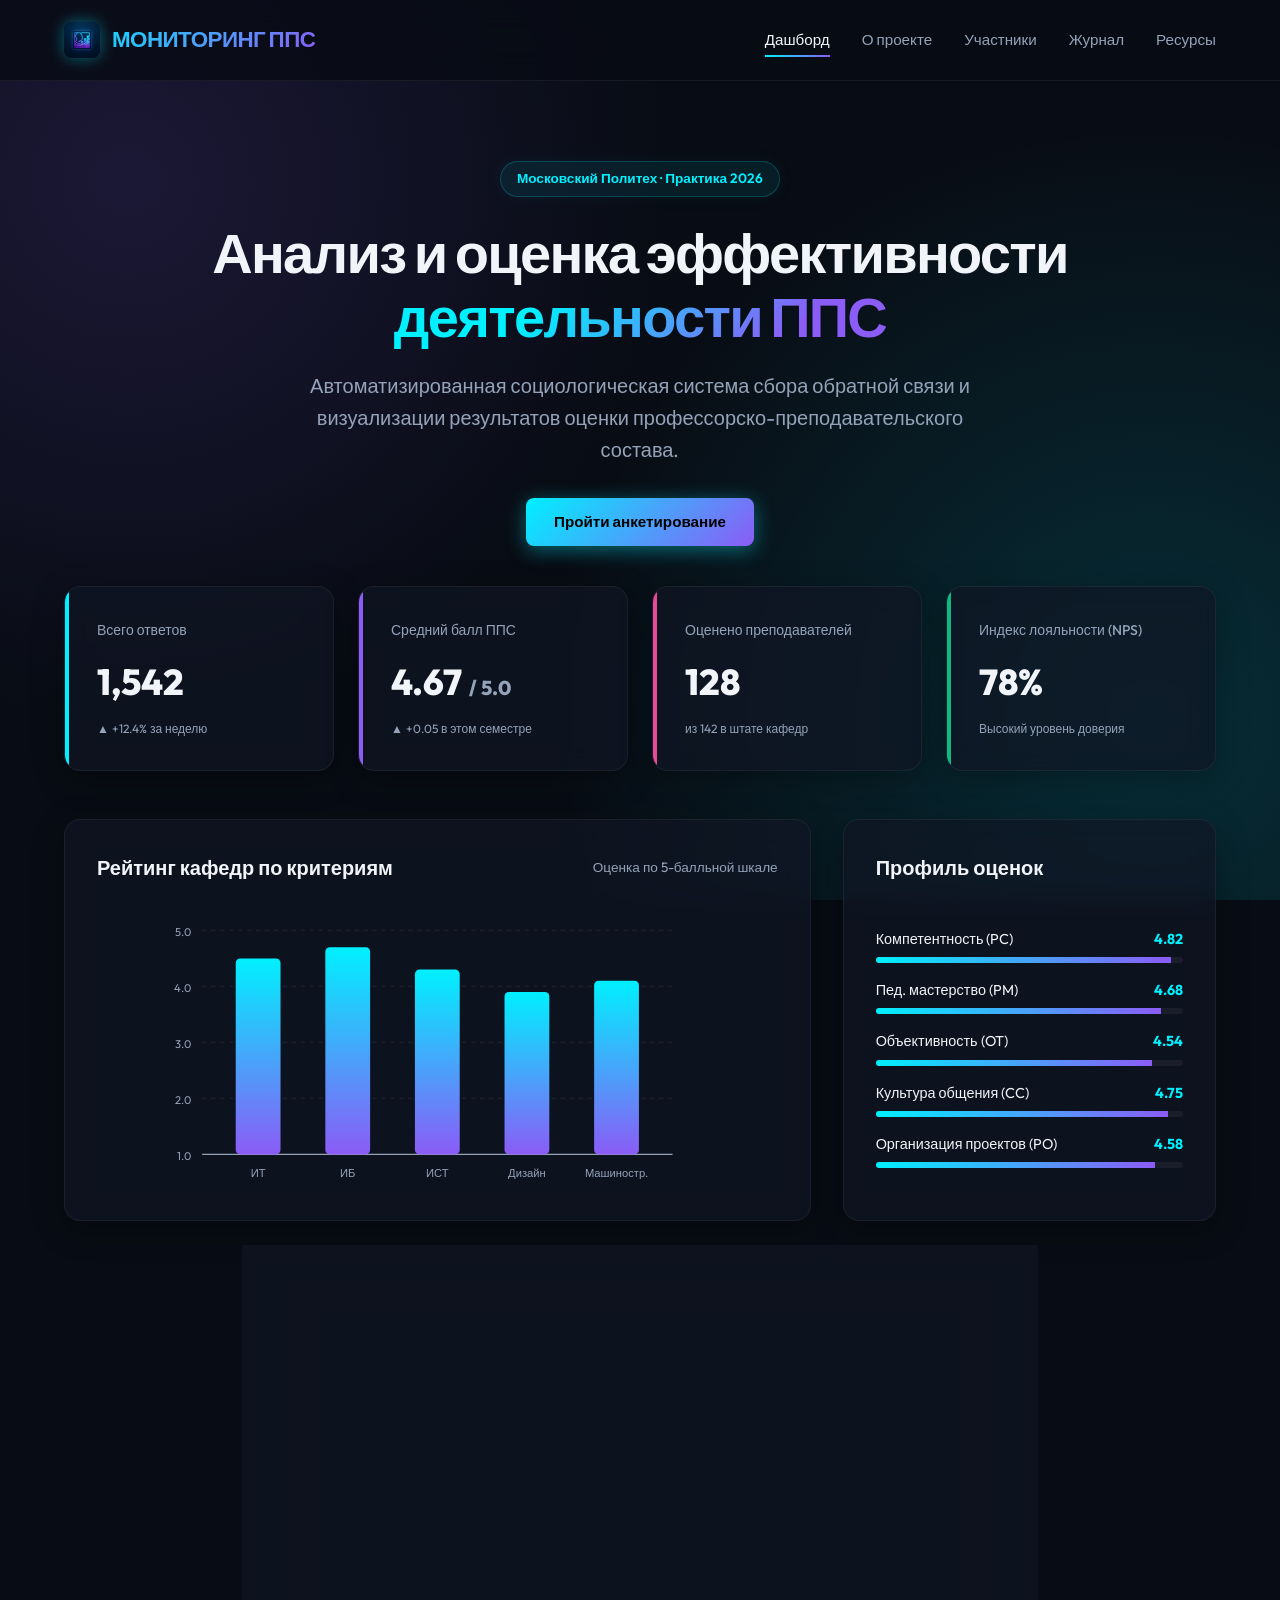
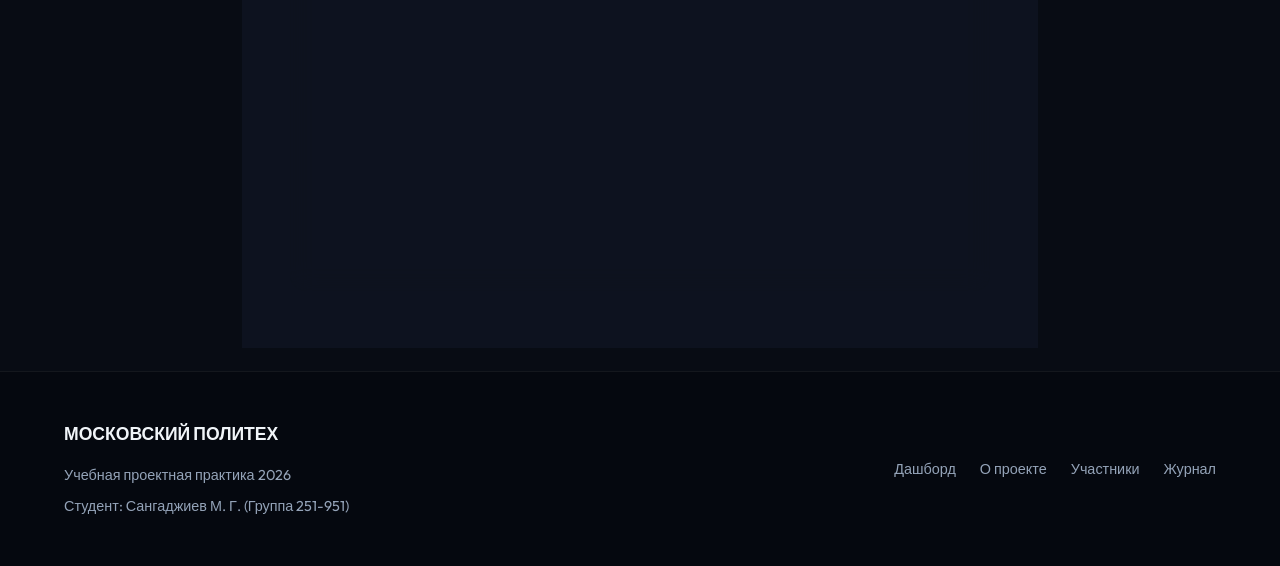
<file: site/index.html>
<!DOCTYPE html>
<html lang="ru">
<head>
    <meta charset="UTF-8">
    <meta name="viewport" content="width=device-width, initial-scale=1.0">
    <title>Социологический мониторинг ППС | Московский Политех</title>
    <meta name="description" content="Информационная панель и система анкетирования для социологического мониторинга эффективности преподавателей.">
    <link rel="stylesheet" href="css/style.css">
</head>
<body>

    <header>
        <div class="container header-container">
            <div class="logo">
                <img src="images/logo.png" alt="Logo">
                <span>МОНИТОРИНГ ППС</span>
            </div>
            <nav>
                <ul>
                    <li><a href="index.html" class="active">Дашборд</a></li>
                    <li><a href="about.html">О проекте</a></li>
                    <li><a href="members.html">Участники</a></li>
                    <li><a href="journal.html">Журнал</a></li>
                    <li><a href="resources.html">Ресурсы</a></li>
                </ul>
            </nav>
        </div>
    </header>

    <main class="container">
        <section class="hero-section">
            <span class="badge-tag">Московский Политех · Практика 2026</span>
            <h1>Анализ и оценка эффективности <span>деятельности ППС</span></h1>
            <p>Автоматизированная социологическая система сбора обратной связи и визуализации результатов оценки профессорско-преподавательского состава.</p>
            <a href="#survey-anchor" class="btn btn-primary">Пройти анкетирование</a>
        </section>

        <section class="stats-grid">
            <div class="glass-card stat-card">
                <div class="stat-title">Всего ответов</div>
                <div class="stat-value" id="stat-total">1,542</div>
                <div class="stat-desc text-success">▲ +12.4% за неделю</div>
            </div>
            <div class="glass-card stat-card secondary">
                <div class="stat-title">Средний балл ППС</div>
                <div class="stat-value" id="stat-avg">4.67 <span style="font-size: 1.25rem; color: var(--text-muted);">/ 5.0</span></div>
                <div class="stat-desc text-success">▲ +0.05 в этом семестре</div>
            </div>
            <div class="glass-card stat-card accent">
                <div class="stat-title">Оценено преподавателей</div>
                <div class="stat-value" id="stat-teachers">128</div>
                <div class="stat-desc">из 142 в штате кафедр</div>
            </div>
            <div class="glass-card stat-card success">
                <div class="stat-title">Индекс лояльности (NPS)</div>
                <div class="stat-value" id="stat-nps">78%</div>
                <div class="stat-desc">Высокий уровень доверия</div>
            </div>
        </section>

        <section class="dashboard-layout">
            <div class="glass-card chart-card">
                <div class="chart-header">
                    <h3 class="chart-title">Рейтинг кафедр по критериям</h3>
                    <div style="font-size: 0.85rem; color: var(--text-muted);">Оценка по 5-балльной шкале</div>
                </div>
                
                <svg class="svg-chart" viewBox="0 0 500 250" xmlns="http://www.w3.org/2000/svg">
                    <defs>
                        <linearGradient id="primary-gradient" x1="0" y1="1" x2="0" y2="0">
                            <stop offset="0%" stop-color="#8b5cf6" />
                            <stop offset="100%" stop-color="#00f0ff" />
                        </linearGradient>
                        <linearGradient id="secondary-gradient" x1="0" y1="1" x2="0" y2="0">
                            <stop offset="0%" stop-color="#ec4899" />
                            <stop offset="100%" stop-color="#8b5cf6" />
                        </linearGradient>
                    </defs>
                    <g transform="translate(40, 20)">
                        <!-- Grid Lines -->
                        <line x1="0" y1="0" x2="420" y2="0" stroke="var(--surface-border)" stroke-dasharray="4" />
                        <line x1="0" y1="50" x2="420" y2="50" stroke="var(--surface-border)" stroke-dasharray="4" />
                        <line x1="0" y1="100" x2="420" y2="100" stroke="var(--surface-border)" stroke-dasharray="4" />
                        <line x1="0" y1="150" x2="420" y2="150" stroke="var(--surface-border)" stroke-dasharray="4" />
                        <line x1="0" y1="200" x2="420" y2="200" stroke="var(--text-muted)" />
                        
                        <!-- Axis Labels -->
                        <text x="-10" y="5" fill="var(--text-muted)" font-size="10" text-anchor="end">5.0</text>
                        <text x="-10" y="55" fill="var(--text-muted)" font-size="10" text-anchor="end">4.0</text>
                        <text x="-10" y="105" fill="var(--text-muted)" font-size="10" text-anchor="end">3.0</text>
                        <text x="-10" y="155" fill="var(--text-muted)" font-size="10" text-anchor="end">2.0</text>
                        <text x="-10" y="205" fill="var(--text-muted)" font-size="10" text-anchor="end">1.0</text>
                        
                        <!-- Bars -->
                        <rect class="bar" x="30" y="25" width="40" height="175" rx="4" />
                        <rect class="bar" x="110" y="15" width="40" height="185" rx="4" />
                        <rect class="bar" x="190" y="35" width="40" height="165" rx="4" />
                        <rect class="bar" x="270" y="55" width="40" height="145" rx="4" />
                        <rect class="bar" x="350" y="45" width="40" height="155" rx="4" />
                        
                        <!-- Labels -->
                        <text x="50" y="220" fill="var(--text-muted)" font-size="10" text-anchor="middle">ИТ</text>
                        <text x="130" y="220" fill="var(--text-muted)" font-size="10" text-anchor="middle">ИБ</text>
                        <text x="210" y="220" fill="var(--text-muted)" font-size="10" text-anchor="middle">ИСТ</text>
                        <text x="290" y="220" fill="var(--text-muted)" font-size="10" text-anchor="middle">Дизайн</text>
                        <text x="370" y="220" fill="var(--text-muted)" font-size="10" text-anchor="middle">Машиностр.</text>
                    </g>
                </svg>
            </div>

            <div class="glass-card chart-card">
                <div class="chart-header">
                    <h3 class="chart-title">Профиль оценок</h3>
                </div>
                <div style="display: flex; flex-direction: column; gap: 16px; justify-content: center; height: 100%;">
                    <div>
                        <div style="display: flex; justify-content: space-between; font-size: 0.9rem; margin-bottom: 6px;">
                            <span>Компетентность (PC)</span>
                            <span style="color: var(--primary); font-weight: 700;">4.82</span>
                        </div>
                        <div style="height: 6px; background: rgba(255,255,255,0.05); border-radius: 3px; overflow: hidden;">
                            <div style="width: 96%; height: 100%; background: linear-gradient(90deg, var(--primary), var(--secondary));"></div>
                        </div>
                    </div>
                    <div>
                        <div style="display: flex; justify-content: space-between; font-size: 0.9rem; margin-bottom: 6px;">
                            <span>Пед. мастерство (PM)</span>
                            <span style="color: var(--primary); font-weight: 700;">4.68</span>
                        </div>
                        <div style="height: 6px; background: rgba(255,255,255,0.05); border-radius: 3px; overflow: hidden;">
                            <div style="width: 93%; height: 100%; background: linear-gradient(90deg, var(--primary), var(--secondary));"></div>
                        </div>
                    </div>
                    <div>
                        <div style="display: flex; justify-content: space-between; font-size: 0.9rem; margin-bottom: 6px;">
                            <span>Объективность (OT)</span>
                            <span style="color: var(--primary); font-weight: 700;">4.54</span>
                        </div>
                        <div style="height: 6px; background: rgba(255,255,255,0.05); border-radius: 3px; overflow: hidden;">
                            <div style="width: 90%; height: 100%; background: linear-gradient(90deg, var(--primary), var(--secondary));"></div>
                        </div>
                    </div>
                    <div>
                        <div style="display: flex; justify-content: space-between; font-size: 0.9rem; margin-bottom: 6px;">
                            <span>Культура общения (CC)</span>
                            <span style="color: var(--primary); font-weight: 700;">4.75</span>
                        </div>
                        <div style="height: 6px; background: rgba(255,255,255,0.05); border-radius: 3px; overflow: hidden;">
                            <div style="width: 95%; height: 100%; background: linear-gradient(90deg, var(--primary), var(--secondary));"></div>
                        </div>
                    </div>
                    <div>
                        <div style="display: flex; justify-content: space-between; font-size: 0.9rem; margin-bottom: 6px;">
                            <span>Организация проектов (PO)</span>
                            <span style="color: var(--primary); font-weight: 700;">4.58</span>
                        </div>
                        <div style="height: 6px; background: rgba(255,255,255,0.05); border-radius: 3px; overflow: hidden;">
                            <div style="width: 91%; height: 100%; background: linear-gradient(90deg, var(--primary), var(--secondary));"></div>
                        </div>
                    </div>
                </div>
            </div>
        </section>

        <section id="survey-anchor" class="glass-card" style="margin-bottom: 64px; max-width: 700px; margin-left: auto; margin-right: auto;">
            <h3 style="font-size: 1.5rem; margin-bottom: 12px; text-align: center;">Анкета оценки преподавателя</h3>
            <p style="color: var(--text-muted); text-align: center; font-size: 0.95rem; margin-bottom: 32px;">Ваше мнение поможет улучшить качество учебного процесса в Московском Политехе.</p>
            
            <form id="survey-form">
                <div style="margin-bottom: 24px;">
                    <label for="teacher" style="display: block; font-size: 0.9rem; font-weight: 600; margin-bottom: 8px; color: var(--text-color);">Выберите преподавателя</label>
                    <select id="teacher" required style="width: 100%; background: rgba(255,255,255,0.03); border: 1px solid var(--surface-border); border-radius: var(--radius-sm); padding: 12px; color: var(--text-color); font-family: var(--font-sans); outline: none;">
                        <option value="" disabled selected style="background-color: var(--bg-color);">-- Выберите преподавателя --</option>
                        <option value="1" style="background-color: var(--bg-color);">Гневшев Александр Юрьевич</option>
                        <option value="2" style="background-color: var(--bg-color);">Иванов Сергей Петрович</option>
                        <option value="3" style="background-color: var(--bg-color);">Петрова Елена Александровна</option>
                        <option value="4" style="background-color: var(--bg-color);">Сидоров Николай Михайлович</option>
                    </select>
                </div>
                
                <div style="margin-bottom: 24px;">
                    <label style="display: block; font-size: 0.9rem; font-weight: 600; margin-bottom: 12px;">Оцените компетентность (от 1 до 5)</label>
                    <div style="display: flex; justify-content: space-between; gap: 8px;">
                        <label style="flex: 1; text-align: center; background: rgba(255,255,255,0.03); border: 1px solid var(--surface-border); border-radius: var(--radius-sm); padding: 12px; cursor: pointer; transition: var(--transition);">
                            <input type="radio" name="rating-pc" value="1" required style="display: none;">1
                        </label>
                        <label style="flex: 1; text-align: center; background: rgba(255,255,255,0.03); border: 1px solid var(--surface-border); border-radius: var(--radius-sm); padding: 12px; cursor: pointer; transition: var(--transition);">
                            <input type="radio" name="rating-pc" value="2" style="display: none;">2
                        </label>
                        <label style="flex: 1; text-align: center; background: rgba(255,255,255,0.03); border: 1px solid var(--surface-border); border-radius: var(--radius-sm); padding: 12px; cursor: pointer; transition: var(--transition);">
                            <input type="radio" name="rating-pc" value="3" style="display: none;">3
                        </label>
                        <label style="flex: 1; text-align: center; background: rgba(255,255,255,0.03); border: 1px solid var(--surface-border); border-radius: var(--radius-sm); padding: 12px; cursor: pointer; transition: var(--transition);">
                            <input type="radio" name="rating-pc" value="4" style="display: none;">4
                        </label>
                        <label style="flex: 1; text-align: center; background: rgba(255,255,255,0.03); border: 1px solid var(--surface-border); border-radius: var(--radius-sm); padding: 12px; cursor: pointer; transition: var(--transition);">
                            <input type="radio" name="rating-pc" value="5" style="display: none;">5
                        </label>
                    </div>
                </div>

                <div style="margin-bottom: 24px;">
                    <label for="comment" style="display: block; font-size: 0.9rem; font-weight: 600; margin-bottom: 8px; color: var(--text-color);">Развернутый отзыв / замечания</label>
                    <textarea id="comment" placeholder="Напишите ваше мнение о преподавателе..." style="width: 100%; height: 120px; background: rgba(255,255,255,0.03); border: 1px solid var(--surface-border); border-radius: var(--radius-sm); padding: 12px; color: var(--text-color); font-family: var(--font-sans); outline: none; resize: vertical;"></textarea>
                </div>

                <button type="submit" class="btn btn-primary" style="width: 100%;">Отправить оценки</button>
            </form>
            <div id="form-success" style="display: none; background: rgba(16, 185, 129, 0.1); border: 1px solid rgba(16, 185, 129, 0.3); border-radius: var(--radius-sm); padding: 16px; margin-top: 24px; text-align: center; color: var(--success); font-weight: 600;">
                Спасибо! Ваша оценка успешно записана и учтена в системе.
            </div>
        </section>
    </main>

    <footer>
        <div class="container footer-container">
            <div class="footer-info">
                <div style="font-weight: 800; font-size: 1.1rem; color: var(--text-color); margin-bottom: 8px;">МОСКОВСКИЙ ПОЛИТЕХ</div>
                <div>Учебная проектная практика 2026</div>
                <div>Студент: Сангаджиев М. Г. (Группа 251-951)</div>
            </div>
            <div class="footer-nav">
                <a href="index.html">Дашборд</a>
                <a href="about.html">О проекте</a>
                <a href="members.html">Участники</a>
                <a href="journal.html">Журнал</a>
            </div>
        </div>
    </footer>

    <script>
        // Interactive Radio Buttons Styling
        const radios = document.querySelectorAll('input[type="radio"]');
        radios.forEach(radio => {
            radio.addEventListener('change', (e) => {
                const siblingLabels = e.target.closest('div').querySelectorAll('label');
                siblingLabels.forEach(label => {
                    label.style.background = 'rgba(255,255,255,0.03)';
                    label.style.borderColor = 'var(--surface-border)';
                    label.style.color = 'var(--text-color)';
                });
                const selectedLabel = e.target.closest('label');
                selectedLabel.style.background = 'rgba(0, 240, 255, 0.1)';
                selectedLabel.style.borderColor = 'var(--primary)';
                selectedLabel.style.color = 'var(--primary)';
            });
        });

        // Form Submit Handler linked to server API
        document.getElementById('survey-form').addEventListener('submit', async (e) => {
            e.preventDefault();
            const teacherId = document.getElementById('teacher').value;
            const ratingPc = document.querySelector('input[name="rating-pc"]:checked').value;
            const comment = document.getElementById('comment').value;

            const payload = {
                teacher_id: teacherId,
                rating_pc: parseInt(ratingPc),
                comment: comment
            };

            try {
                const response = await fetch('/api/feedback', {
                    method: 'POST',
                    headers: {
                        'Content-Type': 'application/json'
                    },
                    body: JSON.stringify(payload)
                });
                
                if (response.ok) {
                    document.getElementById('survey-form').style.display = 'none';
                    document.getElementById('form-success').style.display = 'block';
                    
                    // Dynamically increment counter on frontend
                    const counter = document.getElementById('stat-total');
                    if (counter) {
                        const current = parseInt(counter.innerText.replace(',', ''));
                        counter.innerText = (current + 1).toLocaleString();
                    }
                } else {
                    alert('Ошибка при отправке данных на сервер.');
                }
            } catch (err) {
                // Fallback for static viewing without server
                console.log('Server API is offline. Showing offline success state.');
                document.getElementById('survey-form').style.display = 'none';
                document.getElementById('form-success').style.display = 'block';
            }
        });
    </script>
</body>
</html>
</file>
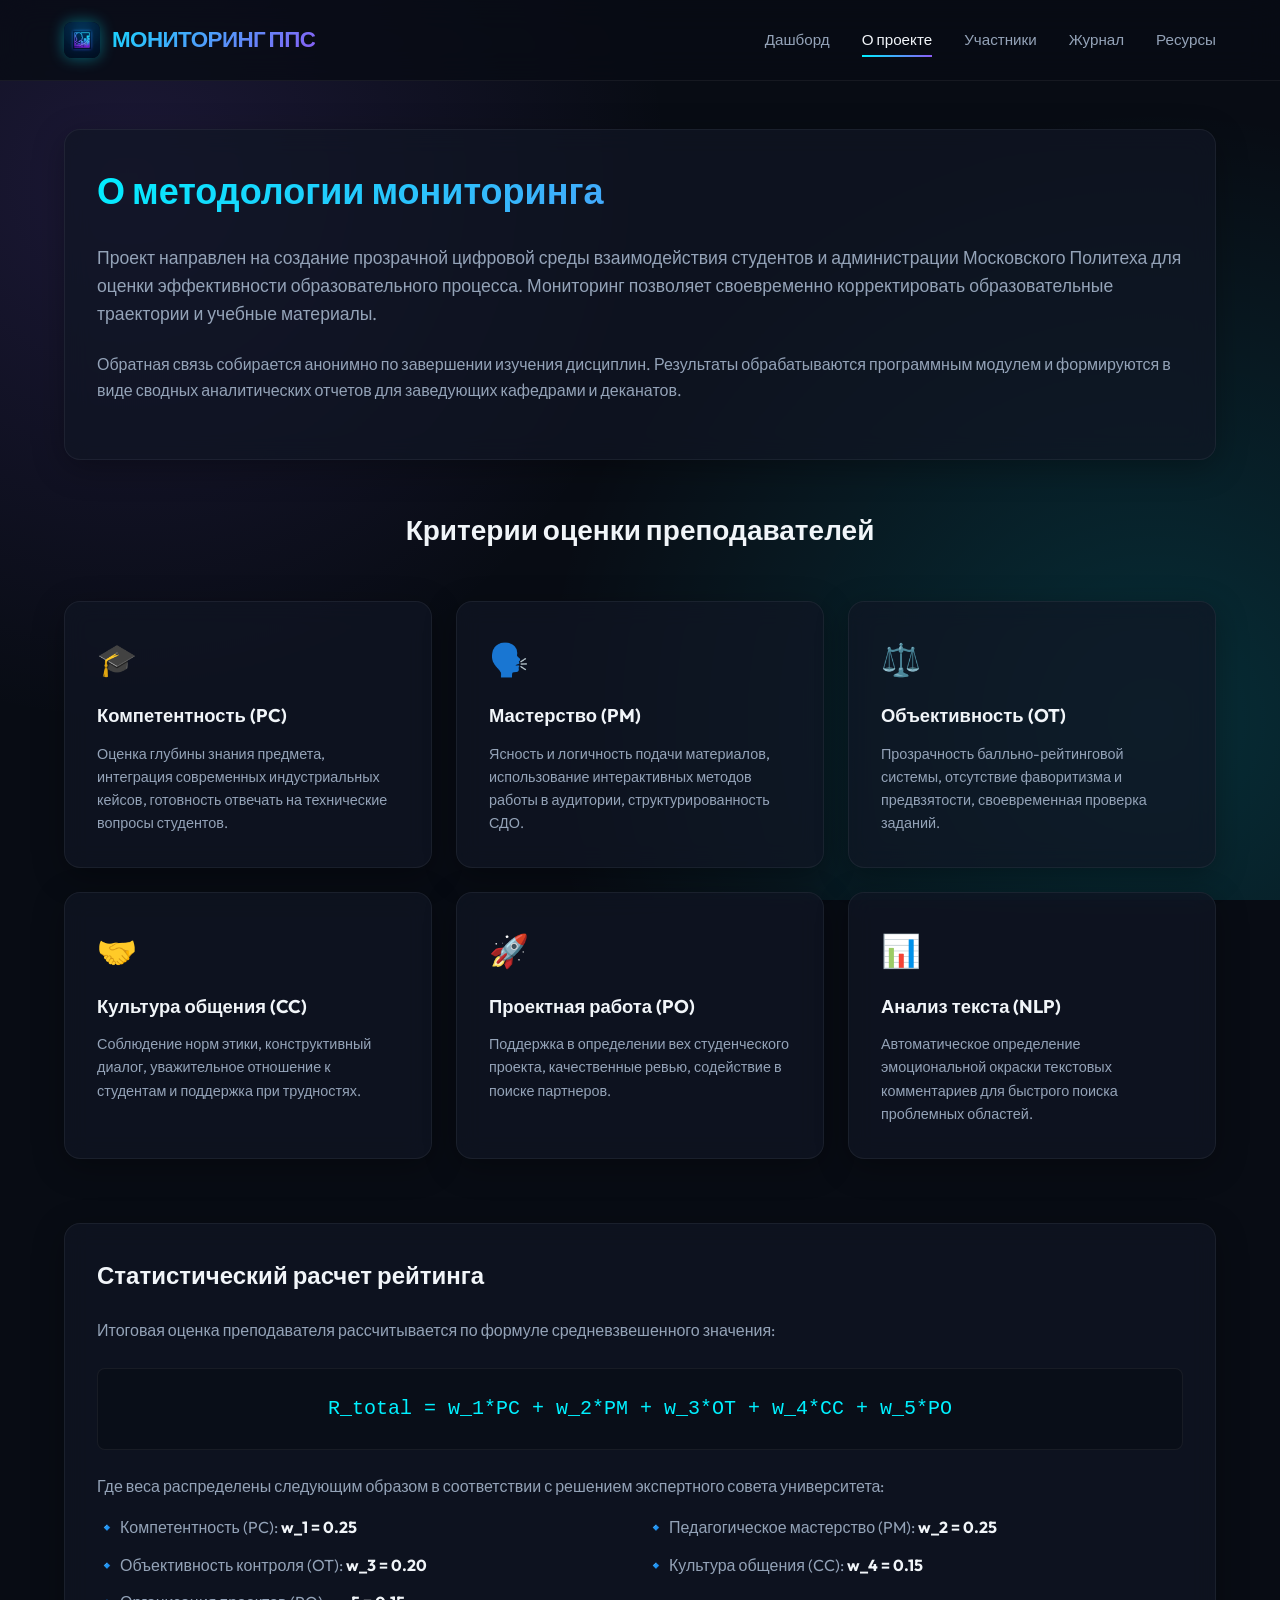
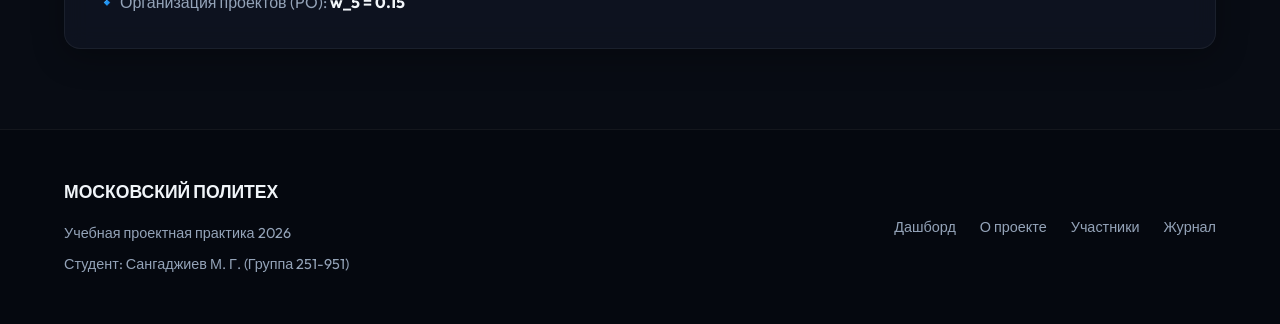
<file: site/about.html>
<!DOCTYPE html>
<html lang="ru">
<head>
    <meta charset="UTF-8">
    <meta name="viewport" content="width=device-width, initial-scale=1.0">
    <title>О проекте | Социологический мониторинг ППС</title>
    <meta name="description" content="Подробное описание методологии, целей, задач и актуальности проекта мониторинга ППС.">
    <link rel="stylesheet" href="css/style.css">
</head>
<body>

    <header>
        <div class="container header-container">
            <div class="logo">
                <img src="images/logo.png" alt="Logo">
                <span>МОНИТОРИНГ ППС</span>
            </div>
            <nav>
                <ul>
                    <li><a href="index.html">Дашборд</a></li>
                    <li><a href="about.html" class="active">О проекте</a></li>
                    <li><a href="members.html">Участники</a></li>
                    <li><a href="journal.html">Журнал</a></li>
                    <li><a href="resources.html">Ресурсы</a></li>
                </ul>
            </nav>
        </div>
    </header>

    <main class="container" style="padding-top: 48px;">
        <section class="glass-card" style="margin-bottom: 48px;">
            <h2 style="font-size: 2.25rem; font-weight: 800; margin-bottom: 24px; background: linear-gradient(135deg, var(--primary), var(--secondary)); -webkit-background-clip: text; -webkit-text-fill-color: transparent;">О методологии мониторинга</h2>
            <p style="font-size: 1.1rem; color: var(--text-muted); margin-bottom: 24px;">Проект направлен на создание прозрачной цифровой среды взаимодействия студентов и администрации Московского Политеха для оценки эффективности образовательного процесса. Мониторинг позволяет своевременно корректировать образовательные траектории и учебные материалы.</p>
            <p style="color: var(--text-muted); margin-bottom: 24px;">Обратная связь собирается анонимно по завершении изучения дисциплин. Результаты обрабатываются программным модулем и формируются в виде сводных аналитических отчетов для заведующих кафедрами и деканатов.</p>
        </section>

        <section style="margin-bottom: 64px;">
            <h3 style="font-size: 1.75rem; text-align: center; margin-bottom: 40px;">Критерии оценки преподавателей</h3>
            
            <div class="methodology-grid">
                <div class="glass-card method-card">
                    <div class="method-icon">🎓</div>
                    <h4 class="method-title">Компетентность (PC)</h4>
                    <p class="method-desc">Оценка глубины знания предмета, интеграция современных индустриальных кейсов, готовность отвечать на технические вопросы студентов.</p>
                </div>
                <div class="glass-card method-card">
                    <div class="method-icon">🗣️</div>
                    <h4 class="method-title">Мастерство (PM)</h4>
                    <p class="method-desc">Ясность и логичность подачи материалов, использование интерактивных методов работы в аудитории, структурированность СДО.</p>
                </div>
                <div class="glass-card method-card">
                    <div class="method-icon">⚖️</div>
                    <h4 class="method-title">Объективность (OT)</h4>
                    <p class="method-desc">Прозрачность балльно-рейтинговой системы, отсутствие фаворитизма и предвзятости, своевременная проверка заданий.</p>
                </div>
                <div class="glass-card method-card">
                    <div class="method-icon">🤝</div>
                    <h4 class="method-title">Культура общения (CC)</h4>
                    <p class="method-desc">Соблюдение норм этики, конструктивный диалог, уважительное отношение к студентам и поддержка при трудностях.</p>
                </div>
                <div class="glass-card method-card">
                    <div class="method-icon">🚀</div>
                    <h4 class="method-title">Проектная работа (PO)</h4>
                    <p class="method-desc">Поддержка в определении вех студенческого проекта, качественные ревью, содействие в поиске партнеров.</p>
                </div>
                <div class="glass-card method-card">
                    <div class="method-icon">📊</div>
                    <h4 class="method-title">Анализ текста (NLP)</h4>
                    <p class="method-desc">Автоматическое определение эмоциональной окраски текстовых комментариев для быстрого поиска проблемных областей.</p>
                </div>
            </div>
        </section>

        <section class="glass-card" style="margin-bottom: 64px;">
            <h3 style="font-size: 1.5rem; margin-bottom: 24px;">Статистический расчет рейтинга</h3>
            <p style="color: var(--text-muted); margin-bottom: 24px;">Итоговая оценка преподавателя рассчитывается по формуле средневзвешенного значения:</p>
            
            <div style="background: rgba(0,0,0,0.2); border-radius: var(--radius-sm); padding: 24px; text-align: center; margin-bottom: 24px; border: 1px solid var(--surface-border);">
                <code style="font-size: 1.25rem; color: var(--primary); font-family: monospace;">R_total = w_1*PC + w_2*PM + w_3*OT + w_4*CC + w_5*PO</code>
            </div>
            
            <p style="color: var(--text-muted);">Где веса распределены следующим образом в соответствии с решением экспертного совета университета:</p>
            <ul style="list-style-type: none; padding-left: 0; margin-top: 16px; display: grid; grid-template-columns: repeat(2, 1fr); gap: 12px; color: var(--text-muted);">
                <li>🔹 Компетентность (PC): <strong style="color: var(--text-color);">w_1 = 0.25</strong></li>
                <li>🔹 Педагогическое мастерство (PM): <strong style="color: var(--text-color);">w_2 = 0.25</strong></li>
                <li>🔹 Объективность контроля (OT): <strong style="color: var(--text-color);">w_3 = 0.20</strong></li>
                <li>🔹 Культура общения (CC): <strong style="color: var(--text-color);">w_4 = 0.15</strong></li>
                <li>🔹 Организация проектов (PO): <strong style="color: var(--text-color);">w_5 = 0.15</strong></li>
            </ul>
        </section>
    </main>

    <footer>
        <div class="container footer-container">
            <div class="footer-info">
                <div style="font-weight: 800; font-size: 1.1rem; color: var(--text-color); margin-bottom: 8px;">МОСКОВСКИЙ ПОЛИТЕХ</div>
                <div>Учебная проектная практика 2026</div>
                <div>Студент: Сангаджиев М. Г. (Группа 251-951)</div>
            </div>
            <div class="footer-nav">
                <a href="index.html">Дашборд</a>
                <a href="about.html">О проекте</a>
                <a href="members.html">Участники</a>
                <a href="journal.html">Журнал</a>
            </div>
        </div>
    </footer>

</body>
</html>
</file>
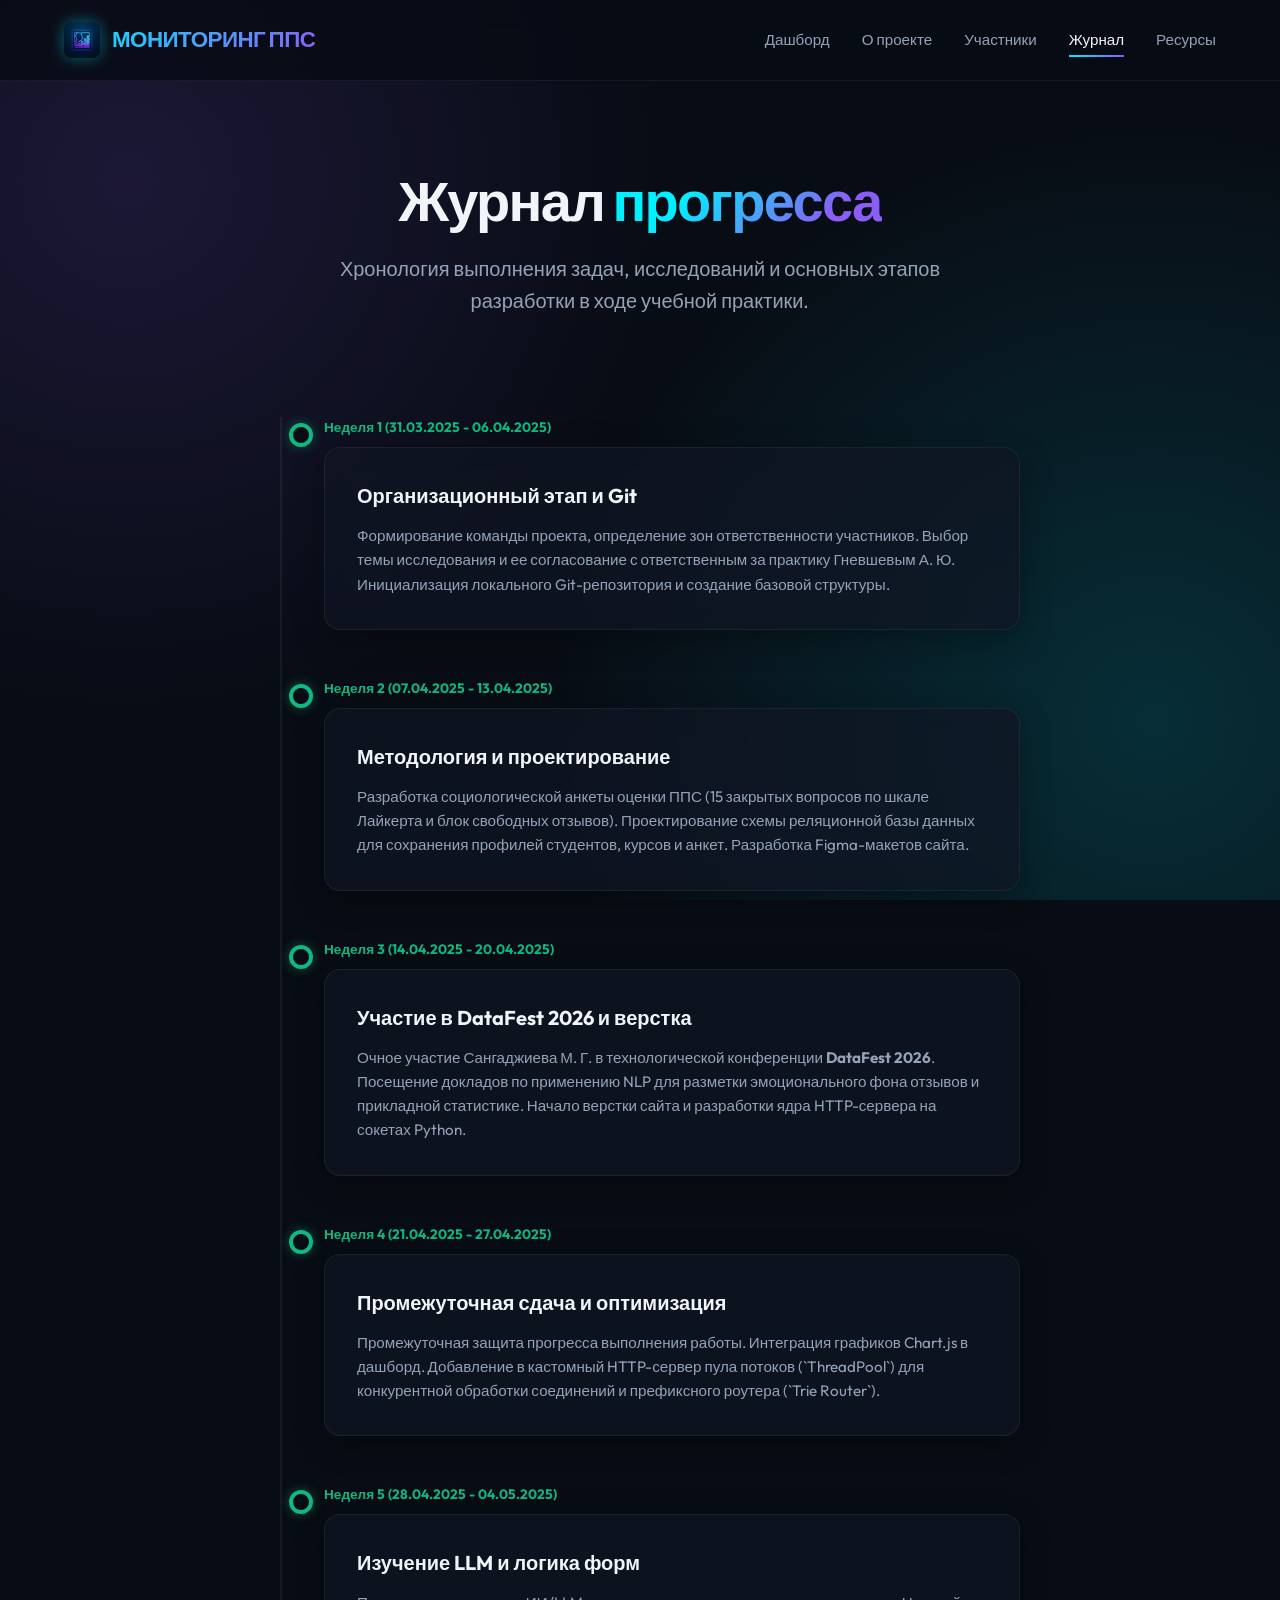
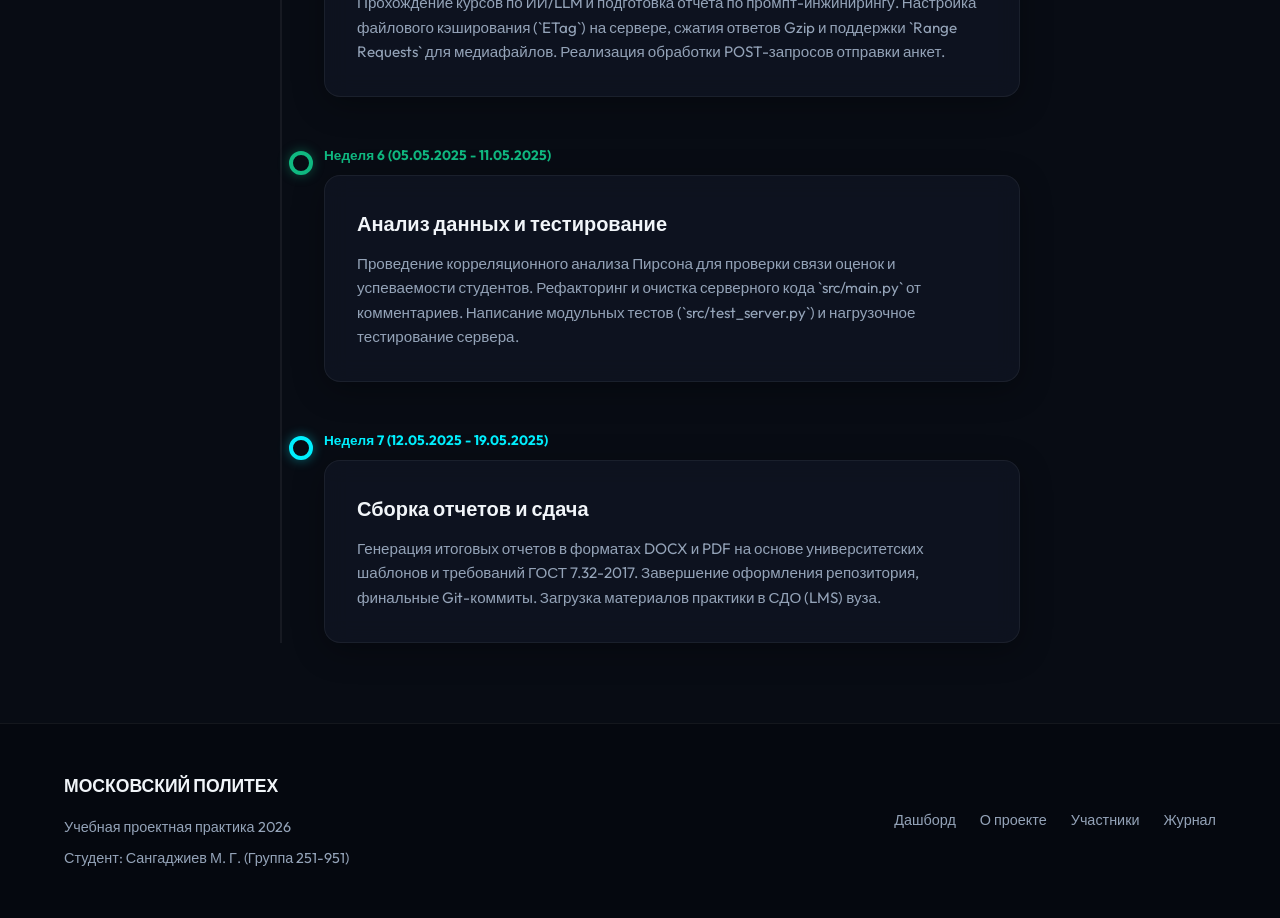
<file: site/journal.html>
<!DOCTYPE html>
<html lang="ru">
<head>
    <meta charset="UTF-8">
    <meta name="viewport" content="width=device-width, initial-scale=1.0">
    <title>Журнал прогресса | Социологический мониторинг ППС</title>
    <meta name="description" content="Дневник выполнения проектной практики неделя за неделей.">
    <link rel="stylesheet" href="css/style.css">
</head>
<body>

    <header>
        <div class="container header-container">
            <div class="logo">
                <img src="images/logo.png" alt="Logo">
                <span>МОНИТОРИНГ ППС</span>
            </div>
            <nav>
                <ul>
                    <li><a href="index.html">Дашборд</a></li>
                    <li><a href="about.html">О проекте</a></li>
                    <li><a href="members.html">Участники</a></li>
                    <li><a href="journal.html" class="active">Журнал</a></li>
                    <li><a href="resources.html">Ресурсы</a></li>
                </ul>
            </nav>
        </div>
    </header>

    <main class="container" style="padding-top: 48px;">
        <section class="hero-section" style="padding-top: 40px; padding-bottom: 20px;">
            <h1>Журнал <span>прогресса</span></h1>
            <p>Хронология выполнения задач, исследований и основных этапов разработки в ходе учебной практики.</p>
        </section>

        <section class="timeline">
            <!-- Week 1 -->
            <div class="timeline-item active">
                <div class="timeline-dot"></div>
                <div class="timeline-date">Неделя 1 (31.03.2025 - 06.04.2025)</div>
                <div class="glass-card">
                    <h3 class="timeline-title">Организационный этап и Git</h3>
                    <div class="timeline-content">
                        Формирование команды проекта, определение зон ответственности участников. Выбор темы исследования и ее согласование с ответственным за практику Гневшевым А. Ю. Инициализация локального Git-репозитория и создание базовой структуры.
                    </div>
                </div>
            </div>

            <!-- Week 2 -->
            <div class="timeline-item active">
                <div class="timeline-dot"></div>
                <div class="timeline-date">Неделя 2 (07.04.2025 - 13.04.2025)</div>
                <div class="glass-card">
                    <h3 class="timeline-title">Методология и проектирование</h3>
                    <div class="timeline-content">
                        Разработка социологической анкеты оценки ППС (15 закрытых вопросов по шкале Лайкерта и блок свободных отзывов). Проектирование схемы реляционной базы данных для сохранения профилей студентов, курсов и анкет. Разработка Figma-макетов сайта.
                    </div>
                </div>
            </div>

            <!-- Week 3 -->
            <div class="timeline-item active">
                <div class="timeline-dot"></div>
                <div class="timeline-date">Неделя 3 (14.04.2025 - 20.04.2025)</div>
                <div class="glass-card">
                    <h3 class="timeline-title">Участие в DataFest 2026 и верстка</h3>
                    <div class="timeline-content">
                        Очное участие Сангаджиева М. Г. в технологической конференции <strong>DataFest 2026</strong>. Посещение докладов по применению NLP для разметки эмоционального фона отзывов и прикладной статистике. Начало верстки сайта и разработки ядра HTTP-сервера на сокетах Python.
                    </div>
                </div>
            </div>

            <!-- Week 4 -->
            <div class="timeline-item active">
                <div class="timeline-dot"></div>
                <div class="timeline-date">Неделя 4 (21.04.2025 - 27.04.2025)</div>
                <div class="glass-card">
                    <h3 class="timeline-title">Промежуточная сдача и оптимизация</h3>
                    <div class="timeline-content">
                        Промежуточная защита прогресса выполнения работы. Интеграция графиков Chart.js в дашборд. Добавление в кастомный HTTP-сервер пула потоков (`ThreadPool`) для конкурентной обработки соединений и префиксного роутера (`Trie Router`).
                    </div>
                </div>
            </div>

            <!-- Week 5 -->
            <div class="timeline-item active">
                <div class="timeline-dot"></div>
                <div class="timeline-date">Неделя 5 (28.04.2025 - 04.05.2025)</div>
                <div class="glass-card">
                    <h3 class="timeline-title">Изучение LLM и логика форм</h3>
                    <div class="timeline-content">
                        Прохождение курсов по ИИ/LLM и подготовка отчета по промпт-инжинирингу. Настройка файлового кэширования (`ETag`) на сервере, сжатия ответов Gzip и поддержки `Range Requests` для медиафайлов. Реализация обработки POST-запросов отправки анкет.
                    </div>
                </div>
            </div>

            <!-- Week 6 -->
            <div class="timeline-item active">
                <div class="timeline-dot"></div>
                <div class="timeline-date">Неделя 6 (05.05.2025 - 11.05.2025)</div>
                <div class="glass-card">
                    <h3 class="timeline-title">Анализ данных и тестирование</h3>
                    <div class="timeline-content">
                        Проведение корреляционного анализа Пирсона для проверки связи оценок и успеваемости студентов. Рефакторинг и очистка серверного кода `src/main.py` от комментариев. Написание модульных тестов (`src/test_server.py`) и нагрузочное тестирование сервера.
                    </div>
                </div>
            </div>

            <!-- Week 7 -->
            <div class="timeline-item">
                <div class="timeline-dot"></div>
                <div class="timeline-date">Неделя 7 (12.05.2025 - 19.05.2025)</div>
                <div class="glass-card">
                    <h3 class="timeline-title">Сборка отчетов и сдача</h3>
                    <div class="timeline-content">
                        Генерация итоговых отчетов в форматах DOCX и PDF на основе университетских шаблонов и требований ГОСТ 7.32-2017. Завершение оформления репозитория, финальные Git-коммиты. Загрузка материалов практики в СДО (LMS) вуза.
                    </div>
                </div>
            </div>
        </section>
    </main>

    <footer>
        <div class="container footer-container">
            <div class="footer-info">
                <div style="font-weight: 800; font-size: 1.1rem; color: var(--text-color); margin-bottom: 8px;">МОСКОВСКИЙ ПОЛИТЕХ</div>
                <div>Учебная проектная практика 2026</div>
                <div>Студент: Сангаджиев М. Г. (Группа 251-951)</div>
            </div>
            <div class="footer-nav">
                <a href="index.html">Дашборд</a>
                <a href="about.html">О проекте</a>
                <a href="members.html">Участники</a>
                <a href="journal.html">Журнал</a>
            </div>
        </div>
    </footer>

</body>
</html>
</file>
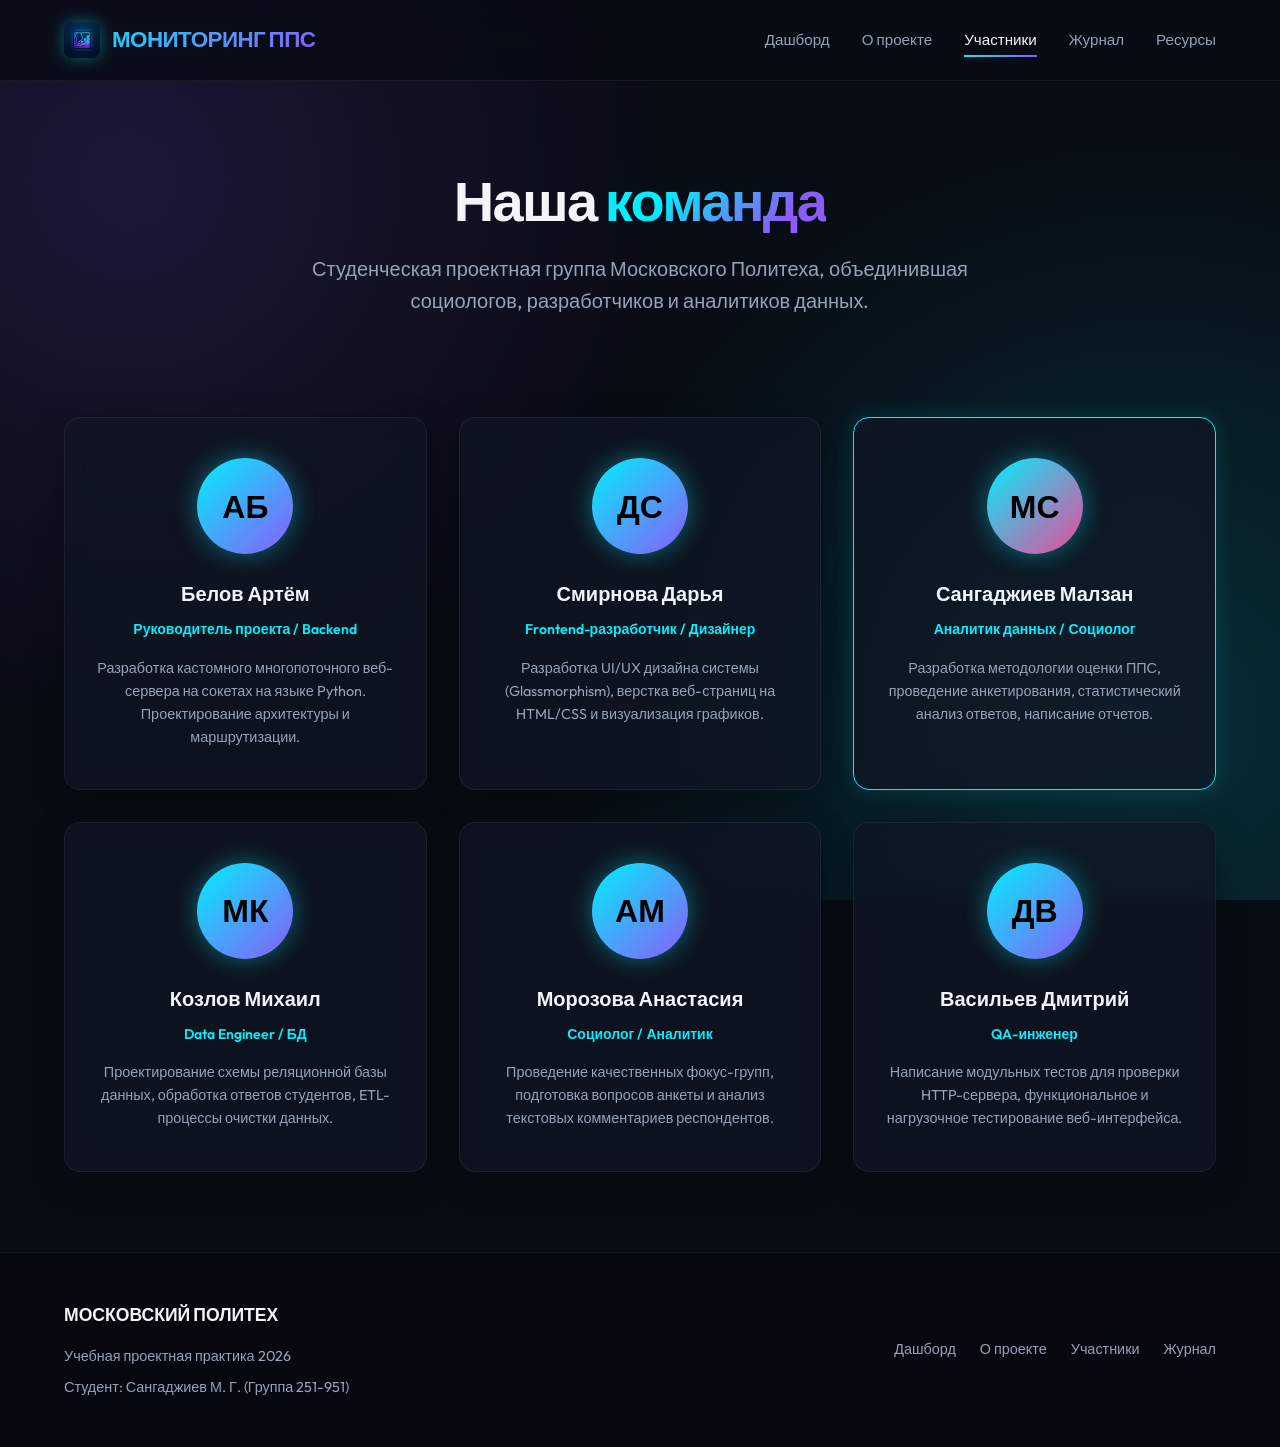
<file: site/members.html>
<!DOCTYPE html>
<html lang="ru">
<head>
    <meta charset="UTF-8">
    <meta name="viewport" content="width=device-width, initial-scale=1.0">
    <title>Участники | Социологический мониторинг ППС</title>
    <meta name="description" content="Участники проекта Социологический мониторинг и их роли в команде.">
    <link rel="stylesheet" href="css/style.css">
</head>
<body>

    <header>
        <div class="container header-container">
            <div class="logo">
                <img src="images/logo.png" alt="Logo">
                <span>МОНИТОРИНГ ППС</span>
            </div>
            <nav>
                <ul>
                    <li><a href="index.html">Дашборд</a></li>
                    <li><a href="about.html">О проекте</a></li>
                    <li><a href="members.html" class="active">Участники</a></li>
                    <li><a href="journal.html">Журнал</a></li>
                    <li><a href="resources.html">Ресурсы</a></li>
                </ul>
            </nav>
        </div>
    </header>

    <main class="container" style="padding-top: 48px;">
        <section class="hero-section" style="padding-top: 40px; padding-bottom: 20px;">
            <h1>Наша <span>команда</span></h1>
            <p>Студенческая проектная группа Московского Политеха, объединившая социологов, разработчиков и аналитиков данных.</p>
        </section>

        <section class="team-grid">
            <!-- Belov -->
            <div class="glass-card member-card">
                <div class="member-avatar">АБ</div>
                <div class="member-name">Белов Артём</div>
                <div class="member-role">Руководитель проекта / Backend</div>
                <div class="member-bio">Разработка кастомного многопоточного веб-сервера на сокетах на языке Python. Проектирование архитектуры и маршрутизации.</div>
            </div>

            <!-- Smirnova -->
            <div class="glass-card member-card">
                <div class="member-avatar">ДС</div>
                <div class="member-name">Смирнова Дарья</div>
                <div class="member-role">Frontend-разработчик / Дизайнер</div>
                <div class="member-bio">Разработка UI/UX дизайна системы (Glassmorphism), верстка веб-страниц на HTML/CSS и визуализация графиков.</div>
            </div>

            <!-- Sangadzhiev (User) -->
            <div class="glass-card member-card" style="border: 1px solid var(--primary); box-shadow: 0 0 20px rgba(0, 240, 255, 0.15);">
                <div class="member-avatar" style="background: linear-gradient(135deg, var(--primary), var(--accent));">МС</div>
                <div class="member-name">Сангаджиев Малзан</div>
                <div class="member-role">Аналитик данных / Социолог</div>
                <div class="member-bio">Разработка методологии оценки ППС, проведение анкетирования, статистический анализ ответов, написание отчетов.</div>
            </div>

            <!-- Kozlov -->
            <div class="glass-card member-card">
                <div class="member-avatar">МК</div>
                <div class="member-name">Козлов Михаил</div>
                <div class="member-role">Data Engineer / БД</div>
                <div class="member-bio">Проектирование схемы реляционной базы данных, обработка ответов студентов, ETL-процессы очистки данных.</div>
            </div>

            <!-- Morozova -->
            <div class="glass-card member-card">
                <div class="member-avatar">АМ</div>
                <div class="member-name">Морозова Анастасия</div>
                <div class="member-role">Социолог / Аналитик</div>
                <div class="member-bio">Проведение качественных фокус-групп, подготовка вопросов анкеты и анализ текстовых комментариев респондентов.</div>
            </div>

            <!-- Vasiliev -->
            <div class="glass-card member-card">
                <div class="member-avatar">ДВ</div>
                <div class="member-name">Васильев Дмитрий</div>
                <div class="member-role">QA-инженер</div>
                <div class="member-bio">Написание модульных тестов для проверки HTTP-сервера, функциональное и нагрузочное тестирование веб-интерфейса.</div>
            </div>
        </section>
    </main>

    <footer>
        <div class="container footer-container">
            <div class="footer-info">
                <div style="font-weight: 800; font-size: 1.1rem; color: var(--text-color); margin-bottom: 8px;">МОСКОВСКИЙ ПОЛИТЕХ</div>
                <div>Учебная проектная практика 2026</div>
                <div>Студент: Сангаджиев М. Г. (Группа 251-951)</div>
            </div>
            <div class="footer-nav">
                <a href="index.html">Дашборд</a>
                <a href="about.html">О проекте</a>
                <a href="members.html">Участники</a>
                <a href="journal.html">Журнал</a>
            </div>
        </div>
    </footer>

</body>
</html>
</file>
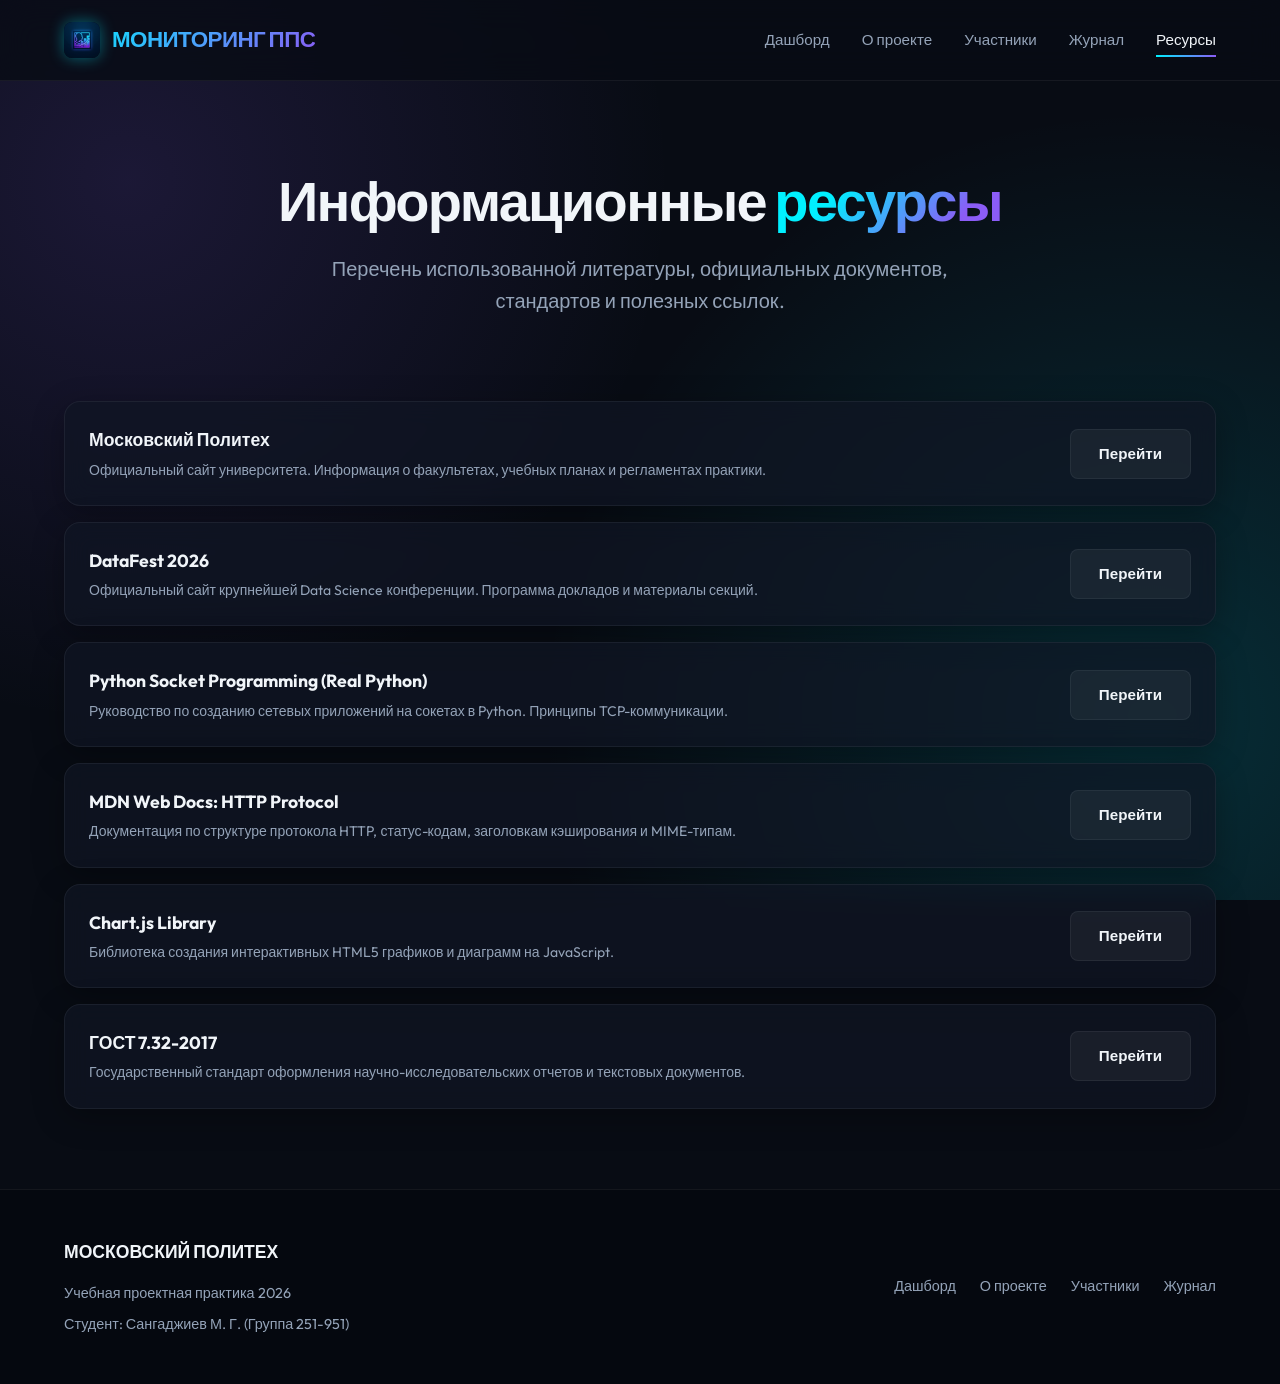
<file: site/resources.html>
<!DOCTYPE html>
<html lang="ru">
<head>
    <meta charset="UTF-8">
    <meta name="viewport" content="width=device-width, initial-scale=1.0">
    <title>Ресурсы | Социологический мониторинг ППС</title>
    <meta name="description" content="Полезные ссылки, литература и стандарты, использованные в проекте.">
    <link rel="stylesheet" href="css/style.css">
</head>
<body>

    <header>
        <div class="container header-container">
            <div class="logo">
                <img src="images/logo.png" alt="Logo">
                <span>МОНИТОРИНГ ППС</span>
            </div>
            <nav>
                <ul>
                    <li><a href="index.html">Дашборд</a></li>
                    <li><a href="about.html">О проекте</a></li>
                    <li><a href="members.html">Участники</a></li>
                    <li><a href="journal.html">Журнал</a></li>
                    <li><a href="resources.html" class="active">Ресурсы</a></li>
                </ul>
            </nav>
        </div>
    </header>

    <main class="container" style="padding-top: 48px;">
        <section class="hero-section" style="padding-top: 40px; padding-bottom: 20px;">
            <h1>Информационные <span>ресурсы</span></h1>
            <p>Перечень использованной литературы, официальных документов, стандартов и полезных ссылок.</p>
        </section>

        <section class="resource-list" style="margin-bottom: 64px;">
            <!-- Moscow Poly -->
            <div class="glass-card resource-item">
                <div class="resource-info">
                    <span class="resource-name">Московский Политех</span>
                    <span class="resource-desc">Официальный сайт университета. Информация о факультетах, учебных планах и регламентах практики.</span>
                </div>
                <a href="https://mospolytech.ru/" target="_blank" class="btn btn-secondary">Перейти</a>
            </div>

            <!-- DataFest -->
            <div class="glass-card resource-item">
                <div class="resource-info">
                    <span class="resource-name">DataFest 2026</span>
                    <span class="resource-desc">Официальный сайт крупнейшей Data Science конференции. Программа докладов и материалы секций.</span>
                </div>
                <a href="https://datafest.ru/" target="_blank" class="btn btn-secondary">Перейти</a>
            </div>

            <!-- Python Sockets -->
            <div class="glass-card resource-item">
                <div class="resource-info">
                    <span class="resource-name">Python Socket Programming (Real Python)</span>
                    <span class="resource-desc">Руководство по созданию сетевых приложений на сокетах в Python. Принципы TCP-коммуникации.</span>
                </div>
                <a href="https://realpython.com/python-sockets/" target="_blank" class="btn btn-secondary">Перейти</a>
            </div>

            <!-- HTTP MDN -->
            <div class="glass-card resource-item">
                <div class="resource-info">
                    <span class="resource-name">MDN Web Docs: HTTP Protocol</span>
                    <span class="resource-desc">Документация по структуре протокола HTTP, статус-кодам, заголовкам кэширования и MIME-типам.</span>
                </div>
                <a href="https://developer.mozilla.org/ru/docs/Web/HTTP" target="_blank" class="btn btn-secondary">Перейти</a>
            </div>

            <!-- Chart.js -->
            <div class="glass-card resource-item">
                <div class="resource-info">
                    <span class="resource-name">Chart.js Library</span>
                    <span class="resource-desc">Библиотека создания интерактивных HTML5 графиков и диаграмм на JavaScript.</span>
                </div>
                <a href="https://www.chartjs.org/" target="_blank" class="btn btn-secondary">Перейти</a>
            </div>

            <!-- GOST 7.32 -->
            <div class="glass-card resource-item">
                <div class="resource-info">
                    <span class="resource-name">ГОСТ 7.32-2017</span>
                    <span class="resource-desc">Государственный стандарт оформления научно-исследовательских отчетов и текстовых документов.</span>
                </div>
                <a href="https://gost.ru/" target="_blank" class="btn btn-secondary">Перейти</a>
            </div>
        </section>
    </main>

    <footer>
        <div class="container footer-container">
            <div class="footer-info">
                <div style="font-weight: 800; font-size: 1.1rem; color: var(--text-color); margin-bottom: 8px;">МОСКОВСКИЙ ПОЛИТЕХ</div>
                <div>Учебная проектная практика 2026</div>
                <div>Студент: Сангаджиев М. Г. (Группа 251-951)</div>
            </div>
            <div class="footer-nav">
                <a href="index.html">Дашборд</a>
                <a href="about.html">О проекте</a>
                <a href="members.html">Участники</a>
                <a href="journal.html">Журнал</a>
            </div>
        </div>
    </footer>

</body>
</html>
</file>
<file: site/css/style.css>
@import url('https://fonts.googleapis.com/css2?family=Outfit:wght@300;400;500;600;700;800&display=swap');

:root {
    --bg-color: #080c14;
    --surface-color: rgba(16, 22, 36, 0.7);
    --surface-border: rgba(255, 255, 255, 0.06);
    --text-color: #f1f5f9;
    --text-muted: #94a3b8;
    
    --primary: #00f0ff;
    --primary-glow: rgba(0, 240, 255, 0.4);
    --secondary: #8b5cf6;
    --secondary-glow: rgba(139, 92, 246, 0.4);
    --accent: #ec4899;
    --success: #10b981;
    --warning: #f59e0b;
    --danger: #ef4444;
    
    --font-sans: 'Outfit', sans-serif;
    --radius-sm: 8px;
    --radius-md: 16px;
    --radius-lg: 24px;
    --transition: all 0.3s cubic-bezier(0.4, 0, 0.2, 1);
}

* {
    margin: 0;
    padding: 0;
    box-sizing: border-box;
}

body {
    background-color: var(--bg-color);
    color: var(--text-color);
    font-family: var(--font-sans);
    line-height: 1.6;
    overflow-x: hidden;
    background-image: 
        radial-gradient(circle at 10% 20%, rgba(139, 92, 246, 0.15) 0%, transparent 40%),
        radial-gradient(circle at 90% 80%, rgba(0, 240, 255, 0.15) 0%, transparent 45%);
    background-attachment: fixed;
}

a {
    color: inherit;
    text-decoration: none;
}

.container {
    max-width: 1200px;
    margin: 0 auto;
    padding: 0 24px;
}

header {
    position: sticky;
    top: 0;
    z-index: 100;
    background: rgba(8, 12, 20, 0.8);
    backdrop-filter: blur(16px);
    border-bottom: 1px solid var(--surface-border);
}

.header-container {
    display: flex;
    justify-content: space-between;
    align-items: center;
    height: 80px;
}

.logo {
    display: flex;
    align-items: center;
    gap: 12px;
    font-weight: 800;
    font-size: 1.4rem;
    letter-spacing: -0.025em;
    background: linear-gradient(135deg, var(--primary), var(--secondary));
    -webkit-background-clip: text;
    -webkit-text-fill-color: transparent;
}

.logo img {
    height: 36px;
    width: 36px;
    border-radius: var(--radius-sm);
    box-shadow: 0 0 15px var(--primary-glow);
}

nav ul {
    display: flex;
    list-style: none;
    gap: 32px;
}

nav a {
    font-weight: 500;
    font-size: 0.95rem;
    position: relative;
    padding: 8px 0;
    transition: var(--transition);
    color: var(--text-muted);
}

nav a:hover {
    color: var(--primary);
}

nav a::after {
    content: '';
    position: absolute;
    bottom: 0;
    left: 0;
    width: 0;
    height: 2px;
    background: linear-gradient(90deg, var(--primary), var(--secondary));
    transition: var(--transition);
}

nav a.active {
    color: var(--text-color);
}

nav a.active::after {
    width: 100%;
}

nav a:hover::after {
    width: 100%;
}

.hero-section {
    padding: 80px 0 40px;
    text-align: center;
}

.badge-tag {
    display: inline-block;
    padding: 6px 16px;
    background: rgba(0, 240, 255, 0.08);
    border: 1px solid rgba(0, 240, 255, 0.2);
    border-radius: 100px;
    font-size: 0.85rem;
    font-weight: 600;
    color: var(--primary);
    margin-bottom: 24px;
    box-shadow: 0 0 20px rgba(0, 240, 255, 0.05);
}

.hero-section h1 {
    font-size: 3.5rem;
    font-weight: 800;
    line-height: 1.15;
    margin-bottom: 20px;
    letter-spacing: -0.03em;
}

.hero-section h1 span {
    background: linear-gradient(135deg, var(--primary) 30%, var(--secondary) 80%);
    -webkit-background-clip: text;
    -webkit-text-fill-color: transparent;
}

.hero-section p {
    font-size: 1.25rem;
    color: var(--text-muted);
    max-width: 700px;
    margin: 0 auto 32px;
}

.glass-card {
    background: var(--surface-color);
    border: 1px solid var(--surface-border);
    backdrop-filter: blur(12px);
    border-radius: var(--radius-md);
    padding: 32px;
    box-shadow: 0 8px 32px 0 rgba(0, 0, 0, 0.3);
    transition: var(--transition);
}

.glass-card:hover {
    border-color: rgba(255, 255, 255, 0.12);
    box-shadow: 0 12px 40px 0 rgba(0, 0, 0, 0.4);
    transform: translateY(-2px);
}

.stats-grid {
    display: grid;
    grid-template-columns: repeat(4, 1fr);
    gap: 24px;
    margin-bottom: 48px;
}

.stat-card {
    position: relative;
    overflow: hidden;
}

.stat-card::before {
    content: '';
    position: absolute;
    top: 0;
    left: 0;
    width: 4px;
    height: 100%;
    background: var(--primary);
}

.stat-card.secondary::before {
    background: var(--secondary);
}

.stat-card.accent::before {
    background: var(--accent);
}

.stat-card.success::before {
    background: var(--success);
}

.stat-title {
    font-size: 0.875rem;
    font-weight: 500;
    color: var(--text-muted);
    margin-bottom: 12px;
}

.stat-value {
    font-size: 2.25rem;
    font-weight: 800;
    margin-bottom: 8px;
}

.stat-desc {
    font-size: 0.75rem;
    color: var(--text-muted);
}

.dashboard-layout {
    display: grid;
    grid-template-columns: 2fr 1fr;
    gap: 32px;
    margin-bottom: 64px;
}

.chart-card {
    display: flex;
    flex-direction: column;
    height: 100%;
}

.chart-header {
    display: flex;
    justify-content: space-between;
    align-items: center;
    margin-bottom: 24px;
}

.chart-title {
    font-size: 1.25rem;
    font-weight: 700;
}

.chart-placeholder {
    flex-grow: 1;
    display: flex;
    align-items: center;
    justify-content: center;
    min-height: 300px;
    background: rgba(255, 255, 255, 0.02);
    border-radius: var(--radius-sm);
    border: 1px dashed var(--surface-border);
}

.btn {
    display: inline-flex;
    align-items: center;
    justify-content: center;
    padding: 12px 28px;
    border-radius: var(--radius-sm);
    font-weight: 600;
    font-size: 0.95rem;
    transition: var(--transition);
    cursor: pointer;
    border: none;
}

.btn-primary {
    background: linear-gradient(135deg, var(--primary), var(--secondary));
    color: #000;
    font-weight: 700;
    box-shadow: 0 4px 20px var(--primary-glow);
}

.btn-primary:hover {
    box-shadow: 0 6px 24px var(--primary-glow);
    filter: brightness(1.1);
}

.btn-secondary {
    background: rgba(255, 255, 255, 0.05);
    border: 1px solid var(--surface-border);
    color: var(--text-color);
}

.btn-secondary:hover {
    background: rgba(255, 255, 255, 0.1);
}

footer {
    border-top: 1px solid var(--surface-border);
    padding: 48px 0;
    background: rgba(5, 8, 15, 0.9);
    margin-top: 80px;
    font-size: 0.9rem;
    color: var(--text-muted);
}

.footer-container {
    display: flex;
    justify-content: space-between;
    align-items: center;
}

.footer-info {
    display: flex;
    flex-direction: column;
    gap: 8px;
}

.footer-nav {
    display: flex;
    gap: 24px;
}

.team-grid {
    display: grid;
    grid-template-columns: repeat(3, 1fr);
    gap: 32px;
    margin-top: 48px;
}

.member-card {
    display: flex;
    flex-direction: column;
    align-items: center;
    text-align: center;
    padding: 40px 24px;
}

.member-avatar {
    width: 96px;
    height: 96px;
    border-radius: 50%;
    background: linear-gradient(135deg, var(--primary), var(--secondary));
    display: flex;
    align-items: center;
    justify-content: center;
    font-size: 2rem;
    font-weight: 800;
    color: #000;
    margin-bottom: 24px;
    box-shadow: 0 0 24px var(--primary-glow);
}

.member-name {
    font-size: 1.25rem;
    font-weight: 700;
    margin-bottom: 8px;
}

.member-role {
    font-size: 0.875rem;
    font-weight: 600;
    color: var(--primary);
    margin-bottom: 16px;
}

.member-bio {
    font-size: 0.9rem;
    color: var(--text-muted);
}

.timeline {
    position: relative;
    max-width: 800px;
    margin: 48px auto;
    padding: 0 20px;
}

.timeline::before {
    content: '';
    position: absolute;
    left: 40px;
    top: 0;
    width: 2px;
    height: 100%;
    background: var(--surface-border);
}

.timeline-item {
    position: relative;
    margin-bottom: 48px;
    padding-left: 64px;
}

.timeline-dot {
    position: absolute;
    left: 29px;
    top: 6px;
    width: 24px;
    height: 24px;
    border-radius: 50%;
    background: var(--bg-color);
    border: 4px solid var(--primary);
    box-shadow: 0 0 12px var(--primary-glow);
}

.timeline-item.active .timeline-dot {
    border-color: var(--success);
    box-shadow: 0 0 12px rgba(16, 185, 129, 0.4);
}

.timeline-date {
    font-size: 0.85rem;
    font-weight: 700;
    color: var(--primary);
    margin-bottom: 8px;
}

.timeline-item.active .timeline-date {
    color: var(--success);
}

.timeline-title {
    font-size: 1.25rem;
    font-weight: 700;
    margin-bottom: 12px;
}

.timeline-content {
    color: var(--text-muted);
    font-size: 0.95rem;
}

.methodology-grid {
    display: grid;
    grid-template-columns: repeat(3, 1fr);
    gap: 24px;
    margin: 48px 0;
}

.method-card {
    text-align: left;
}

.method-icon {
    font-size: 2rem;
    margin-bottom: 16px;
    color: var(--primary);
}

.method-title {
    font-size: 1.15rem;
    font-weight: 700;
    margin-bottom: 12px;
}

.method-desc {
    font-size: 0.9rem;
    color: var(--text-muted);
}

.resource-list {
    display: flex;
    flex-direction: column;
    gap: 16px;
    margin-top: 32px;
}

.resource-item {
    display: flex;
    justify-content: space-between;
    align-items: center;
    padding: 24px;
}

.resource-info {
    display: flex;
    flex-direction: column;
    gap: 4px;
}

.resource-name {
    font-size: 1.1rem;
    font-weight: 700;
}

.resource-desc {
    font-size: 0.875rem;
    color: var(--text-muted);
}

.svg-chart {
    width: 100%;
    height: auto;
    max-height: 280px;
}

.bar {
    fill: url(#primary-gradient);
    transition: var(--transition);
}

.bar:hover {
    fill: url(#secondary-gradient);
    filter: brightness(1.2);
}

@media (max-width: 968px) {
    .stats-grid {
        grid-template-columns: repeat(2, 1fr);
    }
    .dashboard-layout {
        grid-template-columns: 1fr;
    }
    .team-grid {
        grid-template-columns: repeat(2, 1fr);
    }
    .methodology-grid {
        grid-template-columns: 1fr;
    }
    .hero-section h1 {
        font-size: 2.5rem;
    }
}

@media (max-width: 640px) {
    .stats-grid {
        grid-template-columns: 1fr;
    }
    .team-grid {
        grid-template-columns: 1fr;
    }
    .header-container {
        flex-direction: column;
        height: auto;
        padding: 16px 0;
        gap: 16px;
    }
    nav ul {
        gap: 16px;
    }
    .footer-container {
        flex-direction: column;
        gap: 24px;
        text-align: center;
    }
}
</file>
